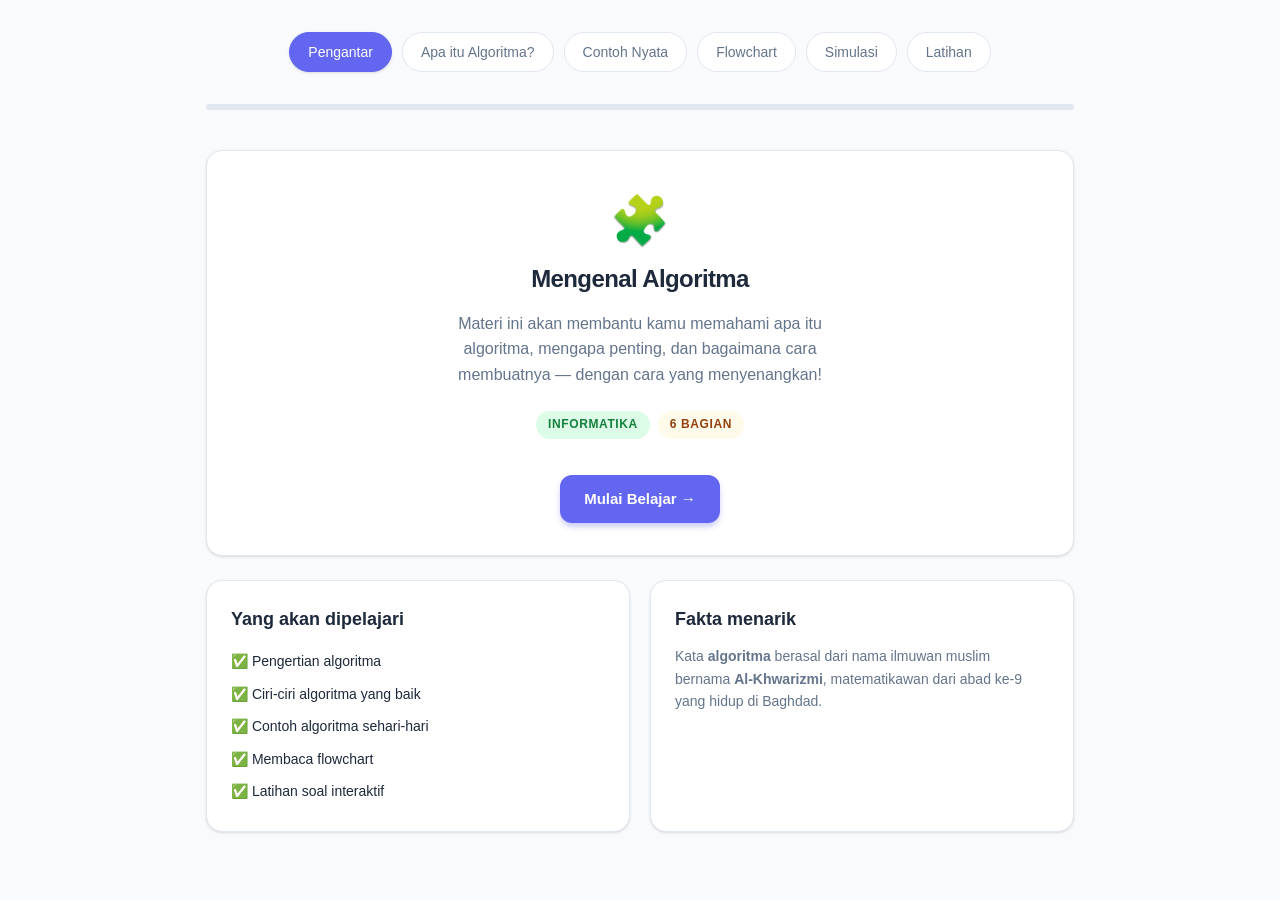
<file: index.html>
<!DOCTYPE html>
<html lang="id">
<head>
  <meta charset="UTF-8">
  <meta name="viewport" content="width=device-width, initial-scale=1.0">
  <title>Bahan Ajar Algoritma - Pengantar</title>
  <link rel="stylesheet" href="style.css">
</head>
<body>
  <div class="nav">
    <a href="index.html" class="nav-btn active">Pengantar</a>
    <a href="definisi.html" class="nav-btn">Apa itu Algoritma?</a>
    <a href="contoh.html" class="nav-btn">Contoh Nyata</a>
    <a href="flowchart.html" class="nav-btn">Flowchart</a>
    <a href="simulasi.html" class="nav-btn">Simulasi</a>
    <a href="latihan.html" class="nav-btn">Latihan</a>
  </div>
  <div class="progress-bar"><div class="progress-fill" style="width:0%"></div></div>

  <div class="page">
    <div class="card" style="text-align:center; padding: 2rem;">
      <span class="icon-big">🧩</span>
      <h2 style="margin-bottom:12px;">Mengenal Algoritma</h2>
      <p style="max-width:400px; margin:0 auto 1.5rem;">Materi ini akan membantu kamu memahami apa itu algoritma, mengapa penting, dan bagaimana cara membuatnya — dengan cara yang menyenangkan!</p>
      <div style="display:flex; gap:8px; justify-content:center; flex-wrap:wrap; margin-bottom:1.5rem;">
        <span class="chip chip-teal">Informatika</span>
        <span class="chip chip-amber">6 Bagian</span>
      </div>
      <a href="definisi.html" class="btn-primary">Mulai Belajar →</a>
    </div>
    <div class="two-col" style="margin-top:1rem;">
      <div class="card">
        <h3>Yang akan dipelajari</h3>
        <ul style="list-style:none; padding:0; margin-top:8px;">
          <li style="padding:5px 0; font-size:14px; color:var(--color-text-secondary);">✅ Pengertian algoritma</li>
          <li style="padding:5px 0; font-size:14px; color:var(--color-text-secondary);">✅ Ciri-ciri algoritma yang baik</li>
          <li style="padding:5px 0; font-size:14px; color:var(--color-text-secondary);">✅ Contoh algoritma sehari-hari</li>
          <li style="padding:5px 0; font-size:14px; color:var(--color-text-secondary);">✅ Membaca flowchart</li>
          <li style="padding:5px 0; font-size:14px; color:var(--color-text-secondary);">✅ Latihan soal interaktif</li>
        </ul>
      </div>
      <div class="card">
        <h3>Fakta menarik</h3>
        <p style="font-size:14px; margin-top:8px;">Kata <strong>algoritma</strong> berasal dari nama ilmuwan muslim bernama <strong>Al-Khwarizmi</strong>, matematikawan dari abad ke-9 yang hidup di Baghdad.</p>
      </div>
    </div>
  </div>
  <script src="script.js"></script>
</body>
</html>
</file>
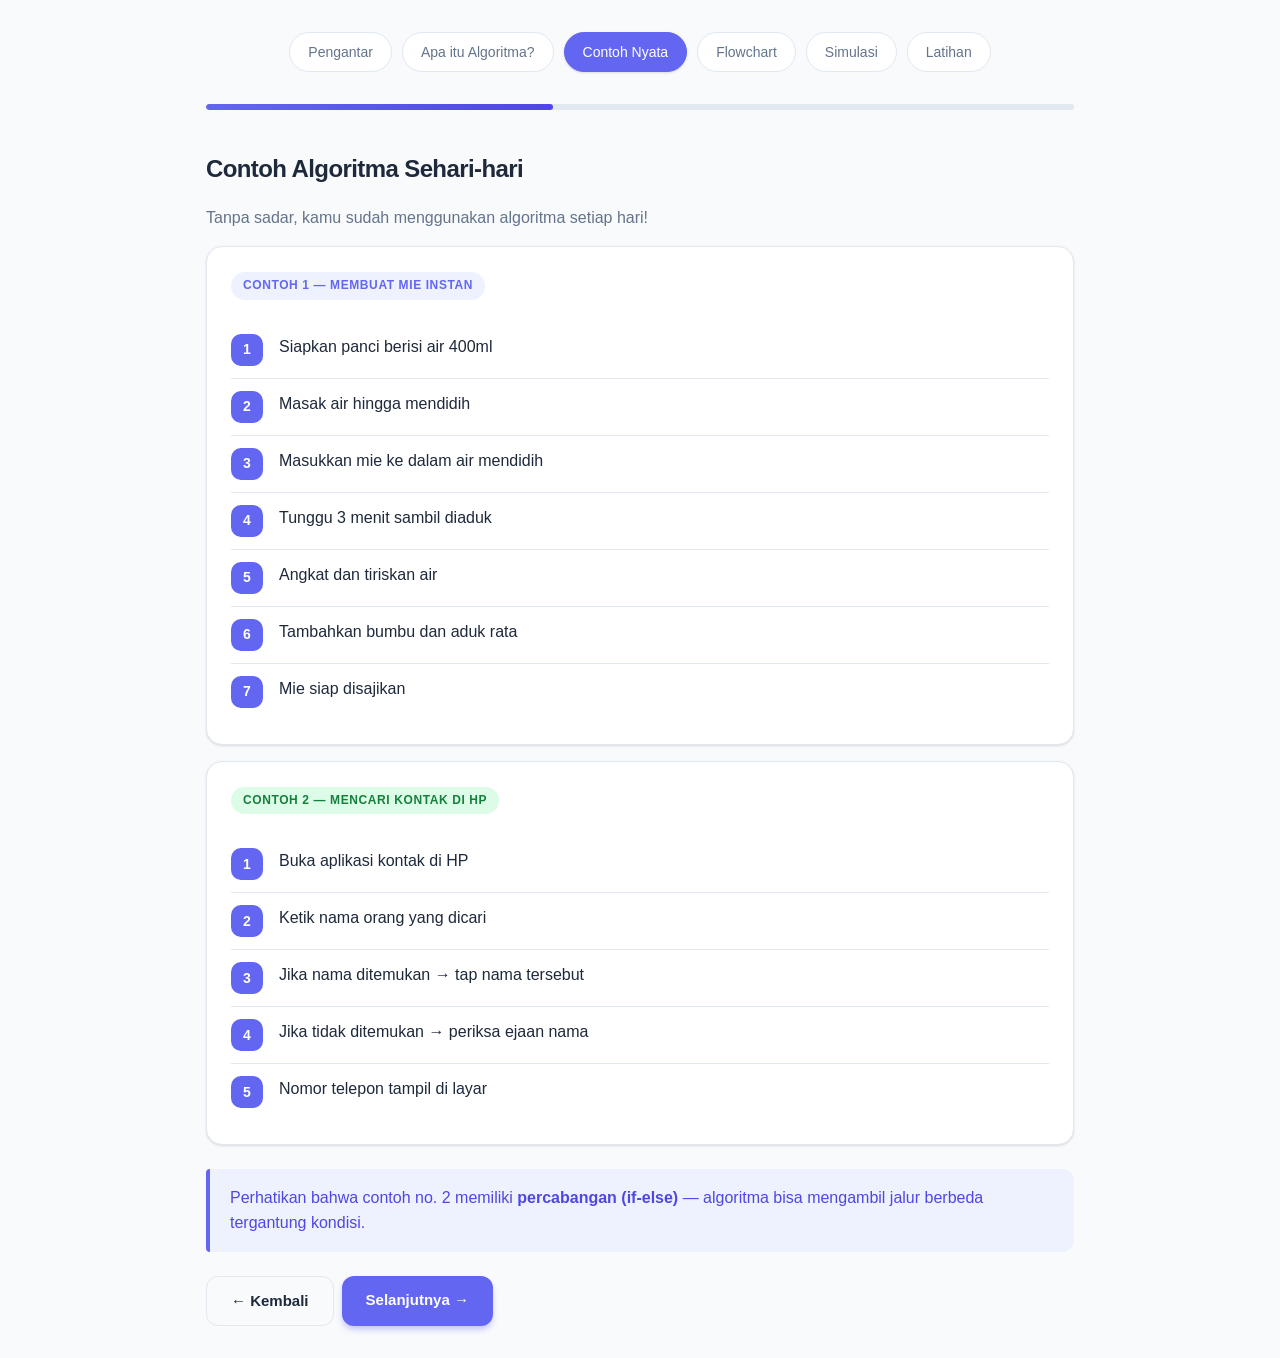
<file: contoh.html>
<!DOCTYPE html>
<html lang="id">
<head>
  <meta charset="UTF-8">
  <meta name="viewport" content="width=device-width, initial-scale=1.0">
  <title>Bahan Ajar Algoritma - Contoh Nyata</title>
  <link rel="stylesheet" href="style.css">
</head>
<body>
  <div class="nav">
    <a href="index.html" class="nav-btn">Pengantar</a>
    <a href="definisi.html" class="nav-btn">Apa itu Algoritma?</a>
    <a href="contoh.html" class="nav-btn active">Contoh Nyata</a>
    <a href="flowchart.html" class="nav-btn">Flowchart</a>
    <a href="simulasi.html" class="nav-btn">Simulasi</a>
    <a href="latihan.html" class="nav-btn">Latihan</a>
  </div>
  <div class="progress-bar"><div class="progress-fill" style="width:40%"></div></div>

  <div class="page">
    <h2>Contoh Algoritma Sehari-hari</h2>
    <p style="margin-bottom:1rem;">Tanpa sadar, kamu sudah menggunakan algoritma setiap hari!</p>

    <div class="card" style="margin-bottom:1rem;">
      <span class="chip chip-purple">Contoh 1 — Membuat mie instan</span>
      <ul class="step-list" style="margin-top:10px;">
        <li><span class="step-num">1</span><span class="step-text">Siapkan panci berisi air 400ml</span></li>
        <li><span class="step-num">2</span><span class="step-text">Masak air hingga mendidih</span></li>
        <li><span class="step-num">3</span><span class="step-text">Masukkan mie ke dalam air mendidih</span></li>
        <li><span class="step-num">4</span><span class="step-text">Tunggu 3 menit sambil diaduk</span></li>
        <li><span class="step-num">5</span><span class="step-text">Angkat dan tiriskan air</span></li>
        <li><span class="step-num">6</span><span class="step-text">Tambahkan bumbu dan aduk rata</span></li>
        <li><span class="step-num">7</span><span class="step-text">Mie siap disajikan</span></li>
      </ul>
    </div>

    <div class="card" style="margin-bottom:1rem;">
      <span class="chip chip-teal">Contoh 2 — Mencari kontak di HP</span>
      <ul class="step-list" style="margin-top:10px;">
        <li><span class="step-num">1</span><span class="step-text">Buka aplikasi kontak di HP</span></li>
        <li><span class="step-num">2</span><span class="step-text">Ketik nama orang yang dicari</span></li>
        <li><span class="step-num">3</span><span class="step-text">Jika nama ditemukan → tap nama tersebut</span></li>
        <li><span class="step-num">4</span><span class="step-text">Jika tidak ditemukan → periksa ejaan nama</span></li>
        <li><span class="step-num">5</span><span class="step-text">Nomor telepon tampil di layar</span></li>
      </ul>
    </div>

    <div class="highlight-box">
      <p>Perhatikan bahwa contoh no. 2 memiliki <strong>percabangan (if-else)</strong> — algoritma bisa mengambil jalur berbeda tergantung kondisi.</p>
    </div>
    <div style="display:flex; gap:8px; margin-top:1.5rem;">
      <a href="definisi.html" class="btn-outline">← Kembali</a>
      <a href="flowchart.html" class="btn-primary">Selanjutnya →</a>
    </div>
  </div>
  <script src="script.js"></script>
</body>
</html>
</file>
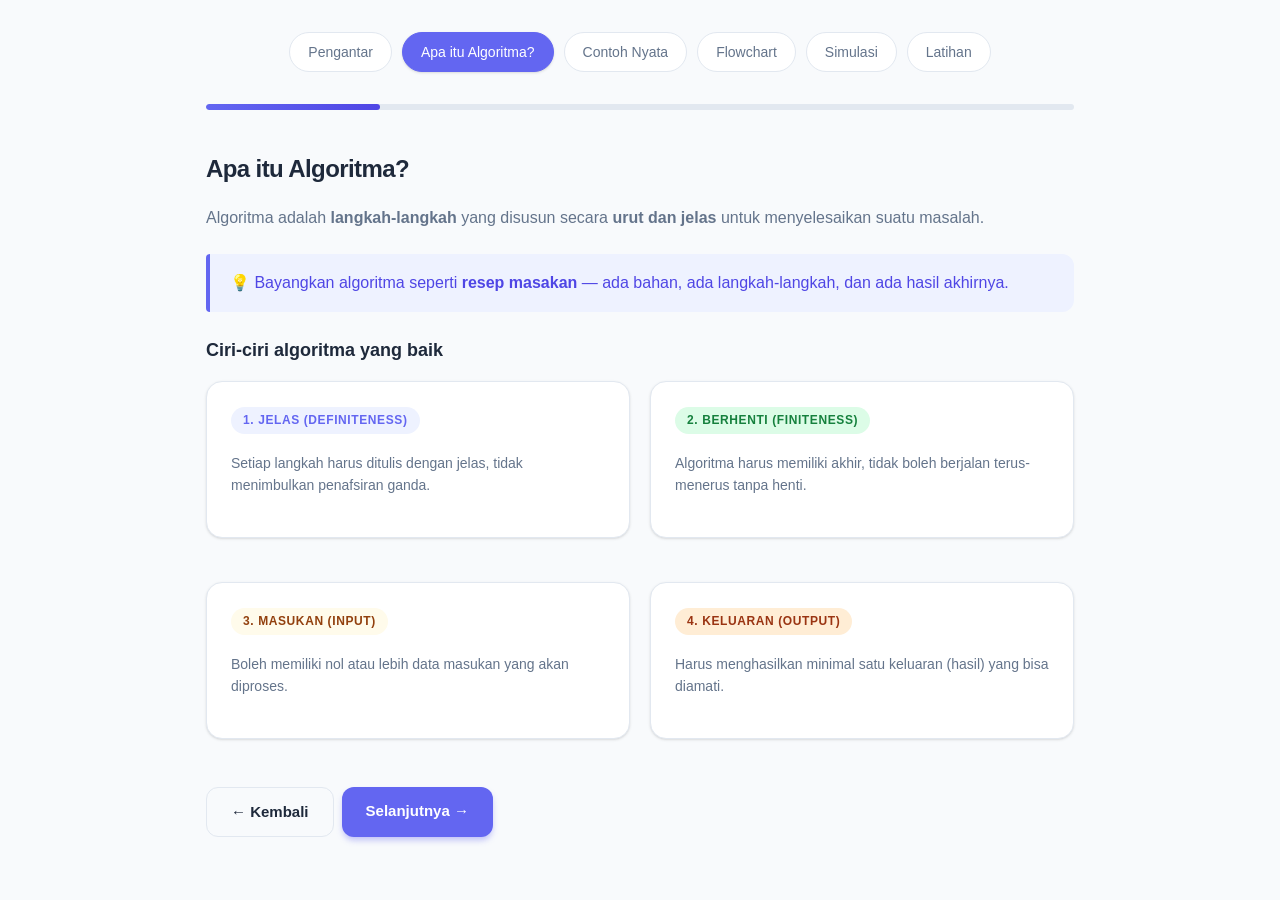
<file: definisi.html>
<!DOCTYPE html>
<html lang="id">
<head>
  <meta charset="UTF-8">
  <meta name="viewport" content="width=device-width, initial-scale=1.0">
  <title>Bahan Ajar Algoritma - Apa itu Algoritma?</title>
  <link rel="stylesheet" href="style.css">
</head>
<body>
  <div class="nav">
    <a href="index.html" class="nav-btn">Pengantar</a>
    <a href="definisi.html" class="nav-btn active">Apa itu Algoritma?</a>
    <a href="contoh.html" class="nav-btn">Contoh Nyata</a>
    <a href="flowchart.html" class="nav-btn">Flowchart</a>
    <a href="simulasi.html" class="nav-btn">Simulasi</a>
    <a href="latihan.html" class="nav-btn">Latihan</a>
  </div>
  <div class="progress-bar"><div class="progress-fill" style="width:20%"></div></div>

  <div class="page">
    <h2>Apa itu Algoritma?</h2>
    <p style="margin-bottom:1rem;">Algoritma adalah <strong>langkah-langkah</strong> yang disusun secara <strong>urut dan jelas</strong> untuk menyelesaikan suatu masalah.</p>
    <div class="highlight-box">
      <p>💡 Bayangkan algoritma seperti <strong>resep masakan</strong> — ada bahan, ada langkah-langkah, dan ada hasil akhirnya.</p>
    </div>
    <h3 style="margin-top:1.5rem; margin-bottom:1rem;">Ciri-ciri algoritma yang baik</h3>
    <div class="two-col">
      <div class="card">
        <span class="chip chip-purple">1. Jelas (Definiteness)</span>
        <p style="font-size:14px; margin-top:6px;">Setiap langkah harus ditulis dengan jelas, tidak menimbulkan penafsiran ganda.</p>
      </div>
      <div class="card">
        <span class="chip chip-teal">2. Berhenti (Finiteness)</span>
        <p style="font-size:14px; margin-top:6px;">Algoritma harus memiliki akhir, tidak boleh berjalan terus-menerus tanpa henti.</p>
      </div>
      <div class="card">
        <span class="chip chip-amber">3. Masukan (Input)</span>
        <p style="font-size:14px; margin-top:6px;">Boleh memiliki nol atau lebih data masukan yang akan diproses.</p>
      </div>
      <div class="card">
        <span class="chip chip-coral">4. Keluaran (Output)</span>
        <p style="font-size:14px; margin-top:6px;">Harus menghasilkan minimal satu keluaran (hasil) yang bisa diamati.</p>
      </div>
    </div>
    <div style="display:flex; gap:8px; margin-top:1.5rem;">
      <a href="index.html" class="btn-outline">← Kembali</a>
      <a href="contoh.html" class="btn-primary">Selanjutnya →</a>
    </div>
  </div>
  <script src="script.js"></script>
</body>
</html>
</file>
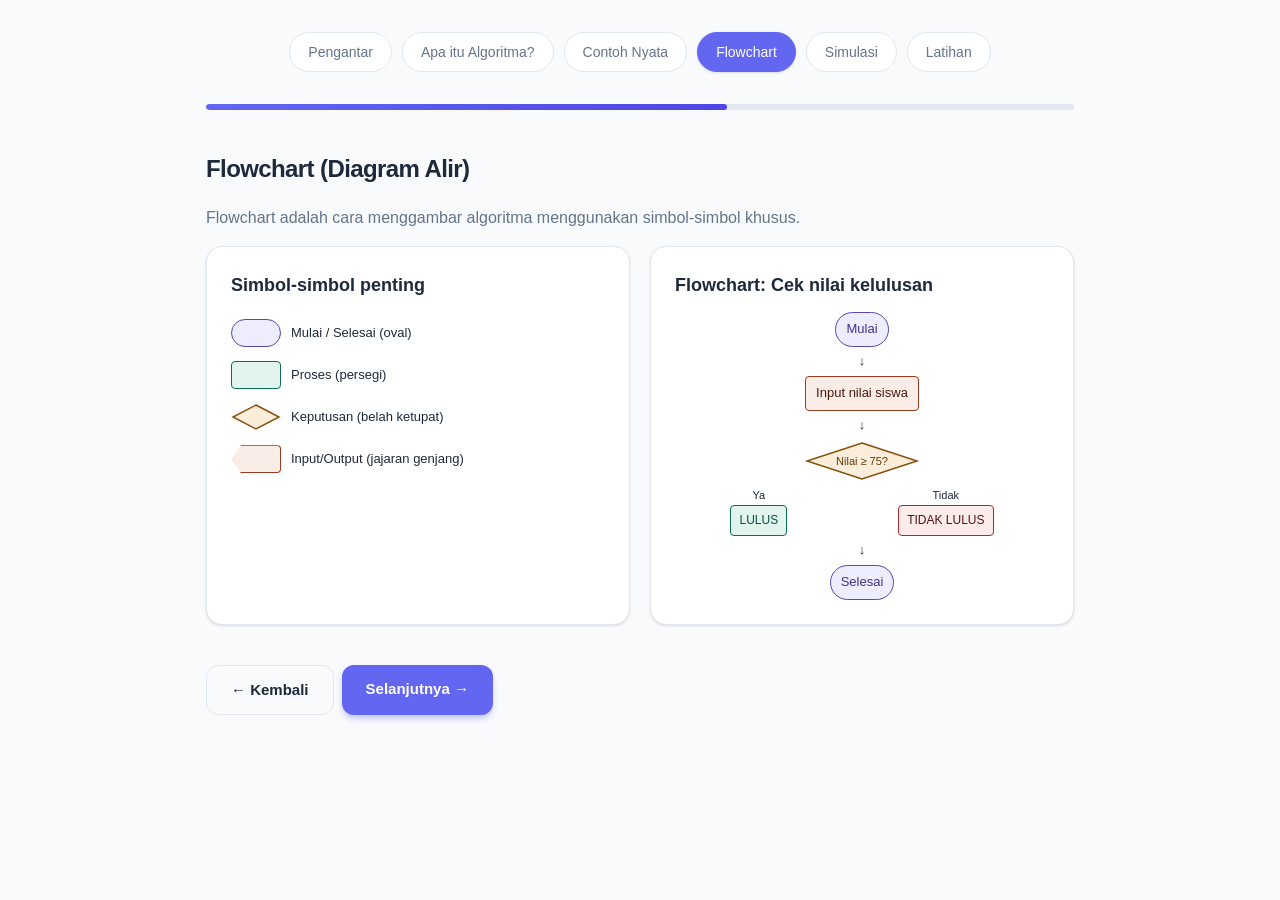
<file: flowchart.html>
<!DOCTYPE html>
<html lang="id">
<head>
  <meta charset="UTF-8">
  <meta name="viewport" content="width=device-width, initial-scale=1.0">
  <title>Bahan Ajar Algoritma - Flowchart</title>
  <link rel="stylesheet" href="style.css">
</head>
<body>
  <div class="nav">
    <a href="index.html" class="nav-btn">Pengantar</a>
    <a href="definisi.html" class="nav-btn">Apa itu Algoritma?</a>
    <a href="contoh.html" class="nav-btn">Contoh Nyata</a>
    <a href="flowchart.html" class="nav-btn active">Flowchart</a>
    <a href="simulasi.html" class="nav-btn">Simulasi</a>
    <a href="latihan.html" class="nav-btn">Latihan</a>
  </div>
  <div class="progress-bar"><div class="progress-fill" style="width:60%"></div></div>

  <div class="page">
    <h2>Flowchart (Diagram Alir)</h2>
    <p style="margin-bottom:1rem;">Flowchart adalah cara menggambar algoritma menggunakan simbol-simbol khusus.</p>

    <div class="two-col" style="margin-bottom:1rem;">
      <div class="card">
        <h3>Simbol-simbol penting</h3>
        <div style="margin-top:10px;">
          <div style="display:flex; align-items:center; gap:10px; padding:7px 0; border-bottom:0.5px solid var(--color-border-tertiary);">
            <div style="width:50px; height:28px; background:#EEEDFE; border:1.5px solid #534AB7; border-radius:14px; flex-shrink:0;"></div>
            <span style="font-size:13px; color:var(--color-text-secondary);">Mulai / Selesai (oval)</span>
          </div>
          <div style="display:flex; align-items:center; gap:10px; padding:7px 0; border-bottom:0.5px solid var(--color-border-tertiary);">
            <div style="width:50px; height:28px; background:#E1F5EE; border:1.5px solid #0F6E56; border-radius:4px; flex-shrink:0;"></div>
            <span style="font-size:13px; color:var(--color-text-secondary);">Proses (persegi)</span>
          </div>
          <div style="display:flex; align-items:center; gap:10px; padding:7px 0; border-bottom:0.5px solid var(--color-border-tertiary);">
            <div style="width:50px; height:28px; position:relative; flex-shrink:0;">
              <svg width="50" height="28"><polygon points="25,2 48,14 25,26 2,14" fill="#FAEEDA" stroke="#854F0B" stroke-width="1.5"/></svg>
            </div>
            <span style="font-size:13px; color:var(--color-text-secondary);">Keputusan (belah ketupat)</span>
          </div>
          <div style="display:flex; align-items:center; gap:10px; padding:7px 0;">
            <div style="width:50px; height:28px; background:#FAECE7; border:1.5px solid #993C1D; border-radius:4px; border-left: none; position:relative; flex-shrink:0; clip-path: polygon(10px 0, 100% 0, 100% 100%, 10px 100%, 0 50%);"></div>
            <span style="font-size:13px; color:var(--color-text-secondary);">Input/Output (jajaran genjang)</span>
          </div>
        </div>
      </div>
      <div class="card">
        <h3>Flowchart: Cek nilai kelulusan</h3>
        <div style="margin-top:12px; text-align:center; font-size:13px;">
          <div style="background:#EEEDFE; border:1.5px solid #534AB7; border-radius:20px; padding:6px 10px; display:inline-block; color:#3C3489; font-weight:500;">Mulai</div>
          <div style="color:var(--color-text-tertiary); margin:4px;">↓</div>
          <div style="background:#FAECE7; border:1.5px solid #993C1D; border-radius:4px; padding:6px 10px; display:inline-block; color:#4A1B0C;">Input nilai siswa</div>
          <div style="color:var(--color-text-tertiary); margin:4px;">↓</div>
          <svg width="120" height="44" style="display:block; margin:0 auto;"><polygon points="60,4 115,22 60,40 5,22" fill="#FAEEDA" stroke="#854F0B" stroke-width="1.5"/><text x="60" y="26" text-anchor="middle" font-size="11" fill="#633806">Nilai ≥ 75?</text></svg>
          <div style="display:flex; justify-content:space-around; margin-top:4px;">
            <div style="text-align:center;">
              <div style="font-size:11px; color:var(--color-text-tertiary);">Ya</div>
              <div style="background:#E1F5EE; border:1.5px solid #0F6E56; border-radius:4px; padding:5px 8px; color:#085041; font-size:12px;">LULUS</div>
            </div>
            <div style="text-align:center;">
              <div style="font-size:11px; color:var(--color-text-tertiary);">Tidak</div>
              <div style="background:#FCEBEB; border:1.5px solid #A32D2D; border-radius:4px; padding:5px 8px; color:#501313; font-size:12px;">TIDAK LULUS</div>
            </div>
          </div>
          <div style="color:var(--color-text-tertiary); margin:4px;">↓</div>
          <div style="background:#EEEDFE; border:1.5px solid #534AB7; border-radius:20px; padding:6px 10px; display:inline-block; color:#3C3489; font-weight:500;">Selesai</div>
        </div>
      </div>
    </div>
    <div style="display:flex; gap:8px; margin-top:1rem;">
      <a href="contoh.html" class="btn-outline">← Kembali</a>
      <a href="simulasi.html" class="btn-primary">Selanjutnya →</a>
    </div>
  </div>
  <script src="script.js"></script>
</body>
</html>
</file>
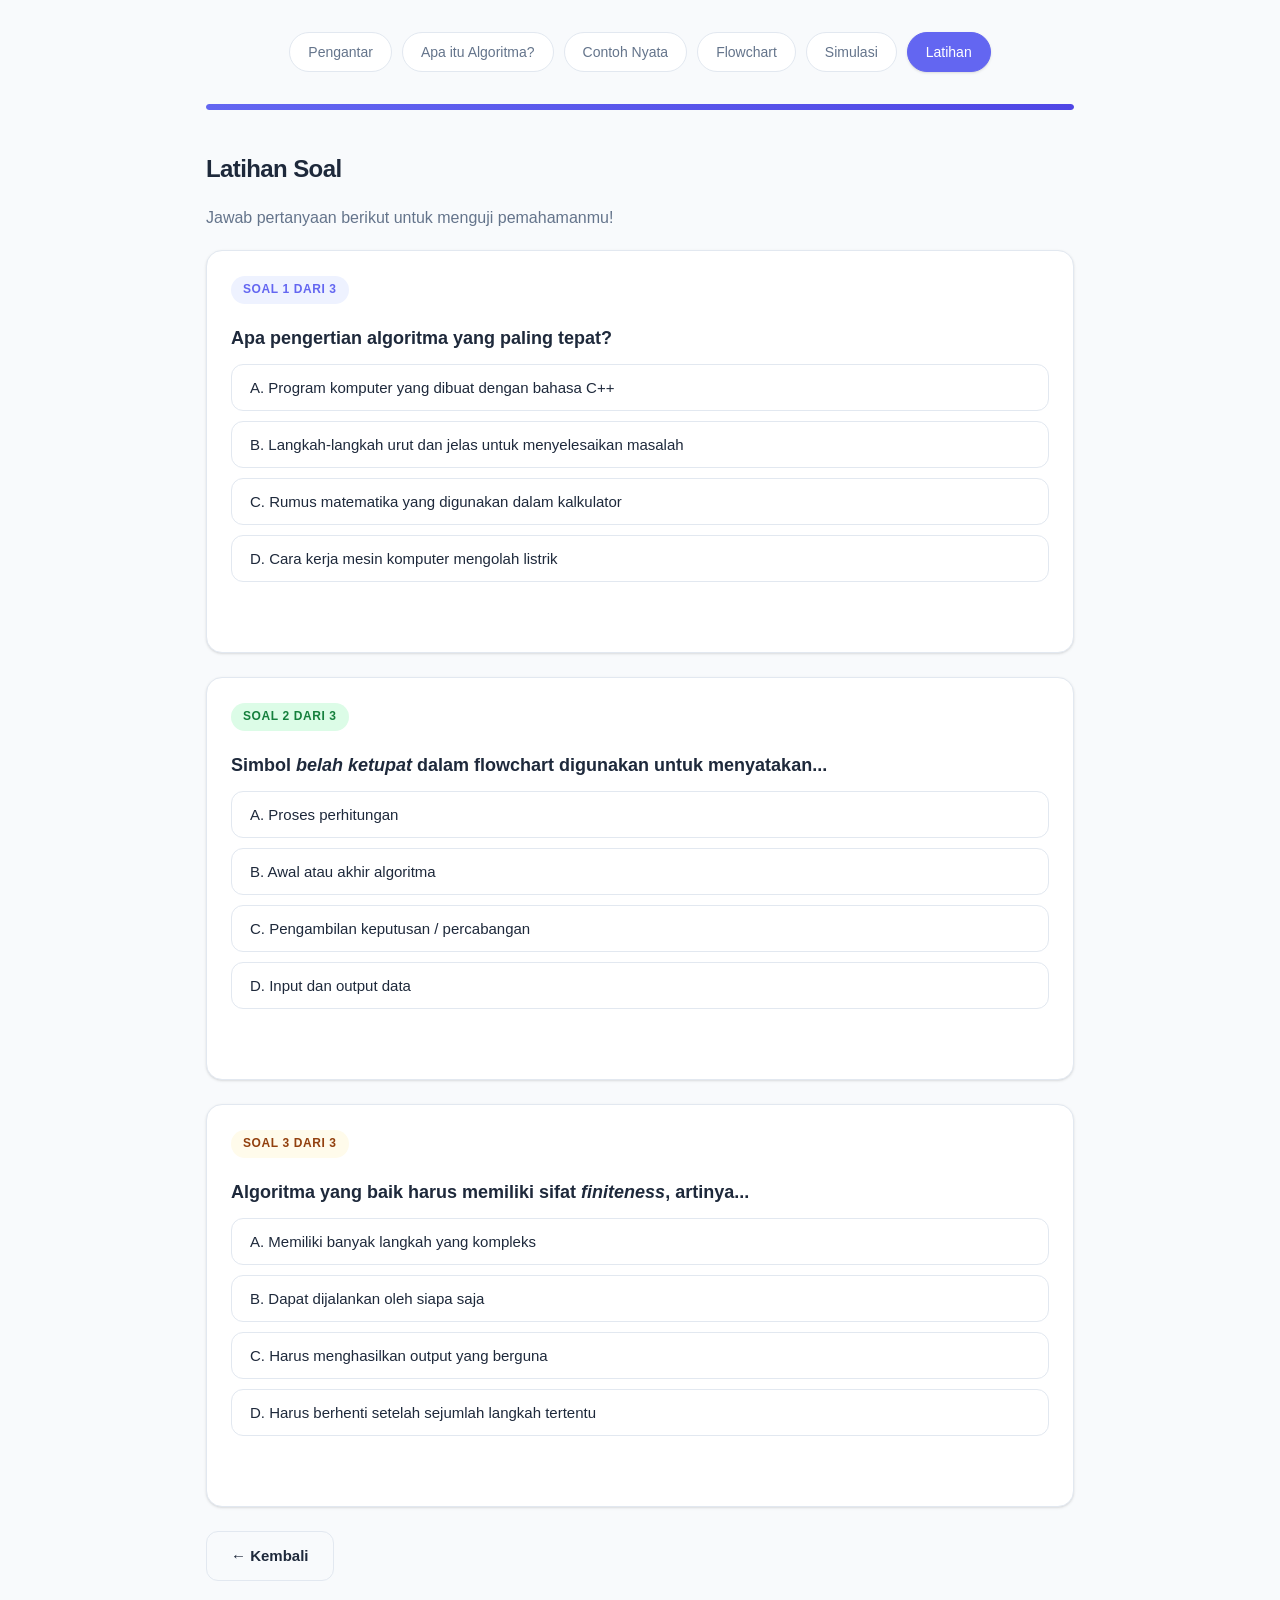
<file: latihan.html>
<!DOCTYPE html>
<html lang="id">
<head>
  <meta charset="UTF-8">
  <meta name="viewport" content="width=device-width, initial-scale=1.0">
  <title>Bahan Ajar Algoritma - Latihan</title>
  <link rel="stylesheet" href="style.css">
</head>
<body>
  <div class="nav">
    <a href="index.html" class="nav-btn">Pengantar</a>
    <a href="definisi.html" class="nav-btn">Apa itu Algoritma?</a>
    <a href="contoh.html" class="nav-btn">Contoh Nyata</a>
    <a href="flowchart.html" class="nav-btn">Flowchart</a>
    <a href="simulasi.html" class="nav-btn">Simulasi</a>
    <a href="latihan.html" class="nav-btn active">Latihan</a>
  </div>
  <div class="progress-bar"><div class="progress-fill" style="width:100%"></div></div>

  <div class="page">
    <h2>Latihan Soal</h2>
    <p style="margin-bottom:1.25rem;">Jawab pertanyaan berikut untuk menguji pemahamanmu!</p>

    <div class="card" id="q1">
      <span class="chip chip-purple">Soal 1 dari 3</span>
      <h3 style="margin-top:8px;">Apa pengertian algoritma yang paling tepat?</h3>
      <div style="margin-top:12px;">
        <button class="quiz-opt" onclick="answer(1,'A')">A. Program komputer yang dibuat dengan bahasa C++</button>
        <button class="quiz-opt" onclick="answer(1,'B')">B. Langkah-langkah urut dan jelas untuk menyelesaikan masalah</button>
        <button class="quiz-opt" onclick="answer(1,'C')">C. Rumus matematika yang digunakan dalam kalkulator</button>
        <button class="quiz-opt" onclick="answer(1,'D')">D. Cara kerja mesin komputer mengolah listrik</button>
      </div>
      <div class="feedback" id="fb1"></div>
    </div>

    <div class="card" id="q2">
      <span class="chip chip-teal">Soal 2 dari 3</span>
      <h3 style="margin-top:8px;">Simbol <em>belah ketupat</em> dalam flowchart digunakan untuk menyatakan...</h3>
      <div style="margin-top:12px;">
        <button class="quiz-opt" onclick="answer(2,'A')">A. Proses perhitungan</button>
        <button class="quiz-opt" onclick="answer(2,'B')">B. Awal atau akhir algoritma</button>
        <button class="quiz-opt" onclick="answer(2,'C')">C. Pengambilan keputusan / percabangan</button>
        <button class="quiz-opt" onclick="answer(2,'D')">D. Input dan output data</button>
      </div>
      <div class="feedback" id="fb2"></div>
    </div>

    <div class="card" id="q3">
      <span class="chip chip-amber">Soal 3 dari 3</span>
      <h3 style="margin-top:8px;">Algoritma yang baik harus memiliki sifat <em>finiteness</em>, artinya...</h3>
      <div style="margin-top:12px;">
        <button class="quiz-opt" onclick="answer(3,'A')">A. Memiliki banyak langkah yang kompleks</button>
        <button class="quiz-opt" onclick="answer(3,'B')">B. Dapat dijalankan oleh siapa saja</button>
        <button class="quiz-opt" onclick="answer(3,'C')">C. Harus menghasilkan output yang berguna</button>
        <button class="quiz-opt" onclick="answer(3,'D')">D. Harus berhenti setelah sejumlah langkah tertentu</button>
      </div>
      <div class="feedback" id="fb3"></div>
    </div>

    <div id="score-box" style="display:none;" class="card" style="text-align:center;">
      <h3 id="score-text" style="margin-bottom:8px;"></h3>
      <p id="score-msg" style="font-size:14px;"></p>
      <button class="btn-primary" onclick="resetQuiz()" style="margin-top:12px;">Ulangi Latihan</button>
    </div>

    <div style="display:flex; gap:8px; margin-top:1rem;">
      <a href="simulasi.html" class="btn-outline">← Kembali</a>
    </div>
  </div>
  <script src="script.js"></script>
</body>
</html>
</file>
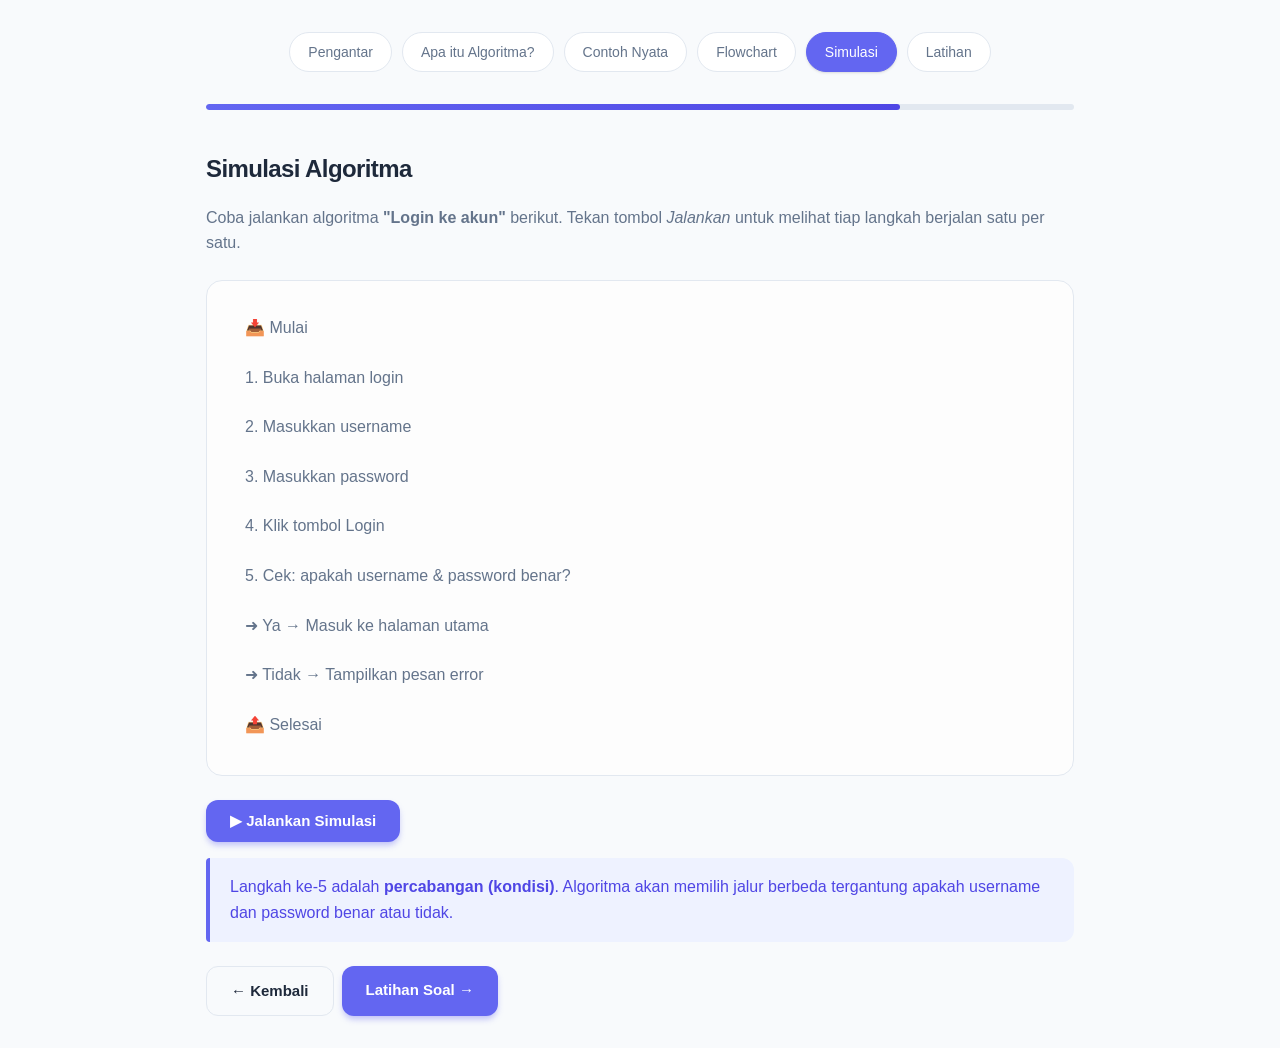
<file: simulasi.html>
<!DOCTYPE html>
<html lang="id">
<head>
  <meta charset="UTF-8">
  <meta name="viewport" content="width=device-width, initial-scale=1.0">
  <title>Bahan Ajar Algoritma - Simulasi</title>
  <link rel="stylesheet" href="style.css">
</head>
<body>
  <div class="nav">
    <a href="index.html" class="nav-btn">Pengantar</a>
    <a href="definisi.html" class="nav-btn">Apa itu Algoritma?</a>
    <a href="contoh.html" class="nav-btn">Contoh Nyata</a>
    <a href="flowchart.html" class="nav-btn">Flowchart</a>
    <a href="simulasi.html" class="nav-btn active">Simulasi</a>
    <a href="latihan.html" class="nav-btn">Latihan</a>
  </div>
  <div class="progress-bar"><div class="progress-fill" style="width:80%"></div></div>

  <div class="page">
    <h2>Simulasi Algoritma</h2>
    <p style="margin-bottom:1rem;">Coba jalankan algoritma <strong>"Login ke akun"</strong> berikut. Tekan tombol <em>Jalankan</em> untuk melihat tiap langkah berjalan satu per satu.</p>

    <div class="sim-box">
      <div id="sim-steps">
        <div class="sim-step">📥 Mulai</div>
        <div class="sim-step">1. Buka halaman login</div>
        <div class="sim-step">2. Masukkan username</div>
        <div class="sim-step">3. Masukkan password</div>
        <div class="sim-step">4. Klik tombol Login</div>
        <div class="sim-step">5. Cek: apakah username & password benar?</div>
        <div class="sim-step">   ➜ Ya → Masuk ke halaman utama</div>
        <div class="sim-step">   ➜ Tidak → Tampilkan pesan error</div>
        <div class="sim-step">📤 Selesai</div>
      </div>
    </div>

    <div style="display:flex; align-items:center; gap:12px; margin-top:1rem;">
      <button class="btn-primary" id="simBtn" onclick="runSim()">▶ Jalankan Simulasi</button>
      <span id="simStatus" style="font-size:13px; color:var(--color-text-secondary);"></span>
    </div>

    <div class="highlight-box" style="margin-top:1rem;">
      <p>Langkah ke-5 adalah <strong>percabangan (kondisi)</strong>. Algoritma akan memilih jalur berbeda tergantung apakah username dan password benar atau tidak.</p>
    </div>
    <div style="display:flex; gap:8px; margin-top:1rem;">
      <a href="flowchart.html" class="btn-outline">← Kembali</a>
      <a href="latihan.html" class="btn-primary">Latihan Soal →</a>
    </div>
  </div>
  <script src="script.js"></script>
</body>
</html>
</file>
<file: style.css>
:root {
  --font-sans: 'Inter', -apple-system, BlinkMacSystemFont, "Segoe UI", Roboto, sans-serif;
  --primary: #6366f1;
  --primary-dark: #4f46e5;
  --primary-light: #eef2ff;
  --success: #22c55e;
  --success-bg: #f0fdf4;
  --danger: #ef4444;
  --danger-bg: #fef2f2;
  --warning: #f59e0b;
  --warning-bg: #fffbeb;
  --bg-body: #f8fafc;
  --bg-card: #ffffff;
  --text-main: #1e293b;
  --text-muted: #64748b;
  --border: #e2e8f0;
  --shadow: 0 1px 3px 0 rgb(0 0 0 / 0.1), 0 1px 2px -1px rgb(0 0 0 / 0.1);
  --shadow-md: 0 4px 6px -1px rgb(0 0 0 / 0.1), 0 2px 4px -2px rgb(0 0 0 / 0.1);
}

* { box-sizing: border-box; margin: 0; padding: 0; }

body { 
  font-family: var(--font-sans); 
  background-color: var(--bg-body);
  color: var(--text-main);
  line-height: 1.6;
  padding: 2rem 1rem;
  max-width: 900px;
  margin: 0 auto;
}

/* Navigation */
.nav { 
  display: flex; 
  gap: 10px; 
  flex-wrap: wrap; 
  margin-bottom: 2rem;
  justify-content: center;
}

.nav-btn { 
  padding: 8px 18px; 
  font-size: 14px; 
  font-weight: 500;
  border: 1px solid var(--border); 
  background: var(--bg-card); 
  color: var(--text-muted); 
  border-radius: 99px; 
  cursor: pointer; 
  transition: all 0.2s ease; 
  text-decoration: none;
}

.nav-btn.active { 
  background: var(--primary); 
  color: white; 
  border-color: var(--primary); 
  box-shadow: var(--shadow);
}

.nav-btn:hover:not(.active) { 
  background: var(--primary-light);
  border-color: var(--primary);
  color: var(--primary);
}

/* Progress Bar */
.progress-bar { 
  height: 6px; 
  background: var(--border); 
  border-radius: 99px; 
  margin-bottom: 2.5rem;
  overflow: hidden;
}

.progress-fill { 
  height: 100%; 
  background: linear-gradient(90deg, var(--primary), var(--primary-dark)); 
  border-radius: 99px; 
  transition: width 0.5s cubic-bezier(0.4, 0, 0.2, 1); 
}

/* Typography */
h2 { font-size: 24px; font-weight: 700; color: var(--text-main); margin-bottom: 1rem; letter-spacing: -0.025em; }
h3 { font-size: 18px; font-weight: 600; color: var(--text-main); margin-bottom: 0.75rem; }
p { font-size: 16px; color: var(--text-muted); margin-bottom: 1rem; }

/* Components */
.card { 
  background: var(--bg-card); 
  border: 1px solid var(--border); 
  border-radius: 16px; 
  padding: 1.5rem; 
  margin-bottom: 1.5rem; 
  box-shadow: var(--shadow);
  transition: transform 0.2s ease, box-shadow 0.2s ease;
}

.card:hover {
  box-shadow: var(--shadow-md);
}

.chip { 
  display: inline-block; 
  font-size: 12px; 
  font-weight: 600; 
  padding: 4px 12px; 
  border-radius: 99px; 
  margin-bottom: 12px;
  text-transform: uppercase;
  letter-spacing: 0.05em;
}

.chip-purple { background: var(--primary-light); color: var(--primary); }
.chip-teal { background: #dcfce7; color: #15803d; }
.chip-amber { background: var(--warning-bg); color: #92400e; }
.chip-coral { background: #ffedd5; color: #9a3412; }

/* Step List */
.step-list { list-style: none; }
.step-list li { 
  display: flex; 
  gap: 16px; 
  align-items: flex-start; 
  padding: 12px 0; 
  border-bottom: 1px solid var(--border); 
}
.step-list li:last-child { border-bottom: none; }
.step-num { 
  min-width: 32px; 
  height: 32px; 
  border-radius: 10px; 
  background: var(--primary); 
  color: white; 
  display: flex; 
  align-items: center; 
  justify-content: center; 
  font-size: 14px; 
  font-weight: 700; 
}

/* Highlight Box */
.highlight-box { 
  background: var(--primary-light); 
  border-left: 4px solid var(--primary); 
  border-radius: 4px 12px 12px 4px; 
  padding: 1rem 1.25rem; 
  margin: 1.5rem 0; 
}
.highlight-box p { color: var(--primary-dark); font-weight: 500; margin-bottom: 0; }

/* Layout */
.two-col { display: grid; grid-template-columns: 1fr 1fr; gap: 20px; }
@media (max-width: 640px) { .two-col { grid-template-columns: 1fr; } }

/* Buttons */
.btn-primary { 
  background: var(--primary); 
  color: white; 
  border: none; 
  padding: 12px 24px; 
  border-radius: 12px; 
  font-size: 15px; 
  font-weight: 600; 
  cursor: pointer; 
  transition: all 0.2s ease; 
  text-decoration: none; 
  display: inline-block;
  box-shadow: 0 4px 6px -1px rgba(99, 102, 241, 0.4);
}
.btn-primary:hover { 
  background: var(--primary-dark); 
  transform: translateY(-1px);
  box-shadow: 0 6px 8px -1px rgba(99, 102, 241, 0.5);
}

.btn-outline { 
  background: transparent; 
  border: 1px solid var(--border); 
  color: var(--text-main); 
  padding: 12px 24px; 
  border-radius: 12px; 
  font-size: 15px; 
  font-weight: 600; 
  cursor: pointer; 
  transition: all 0.2s ease;
  text-decoration: none;
  display: inline-block;
}
.btn-outline:hover { 
  background: var(--bg-body); 
  border-color: var(--text-muted);
}

/* Quiz Options */
.quiz-opt { 
  width: 100%; 
  text-align: left; 
  padding: 14px 18px; 
  font-size: 15px; 
  font-weight: 500;
  border: 1px solid var(--border); 
  background: var(--bg-card); 
  color: var(--text-main); 
  border-radius: 12px; 
  cursor: pointer; 
  margin-bottom: 10px; 
  transition: all 0.2s ease; 
}
.quiz-opt:hover { 
  background: var(--primary-light); 
  border-color: var(--primary);
}
.quiz-opt.correct { 
  background: var(--success-bg); 
  border-color: var(--success); 
  color: #166534; 
}
.quiz-opt.wrong { 
  background: var(--danger-bg); 
  border-color: var(--danger); 
  color: #991b1b; 
}

/* Feedback */
.feedback { 
  font-size: 14px; 
  font-weight: 600; 
  padding: 12px 16px; 
  border-radius: 10px; 
  margin-top: 12px; 
}
.feedback.ok { background: var(--success-bg); color: #166534; border: 1px solid var(--success); }
.feedback.no { background: var(--danger-bg); color: #991b1b; border: 1px solid var(--danger); }

/* Simulation */
.sim-box { 
  border: 1px solid var(--border); 
  border-radius: 16px; 
  padding: 1.5rem; 
  margin: 1.5rem 0; 
  background: #fdfdfd;
}
.sim-step { 
  padding: 10px 14px; 
  color: var(--text-muted); 
  border-radius: 8px;
  margin-bottom: 4px;
  transition: all 0.3s ease;
}
.sim-step.current { 
  background: var(--primary-light); 
  color: var(--primary-dark); 
  font-weight: 600; 
  transform: scale(1.02);
  box-shadow: var(--shadow);
}
.sim-step.done { color: #cbd5e1; text-decoration: line-through; }

/* Icons & Big Elements */
.icon-big { font-size: 48px; margin-bottom: 1rem; }
</file>
